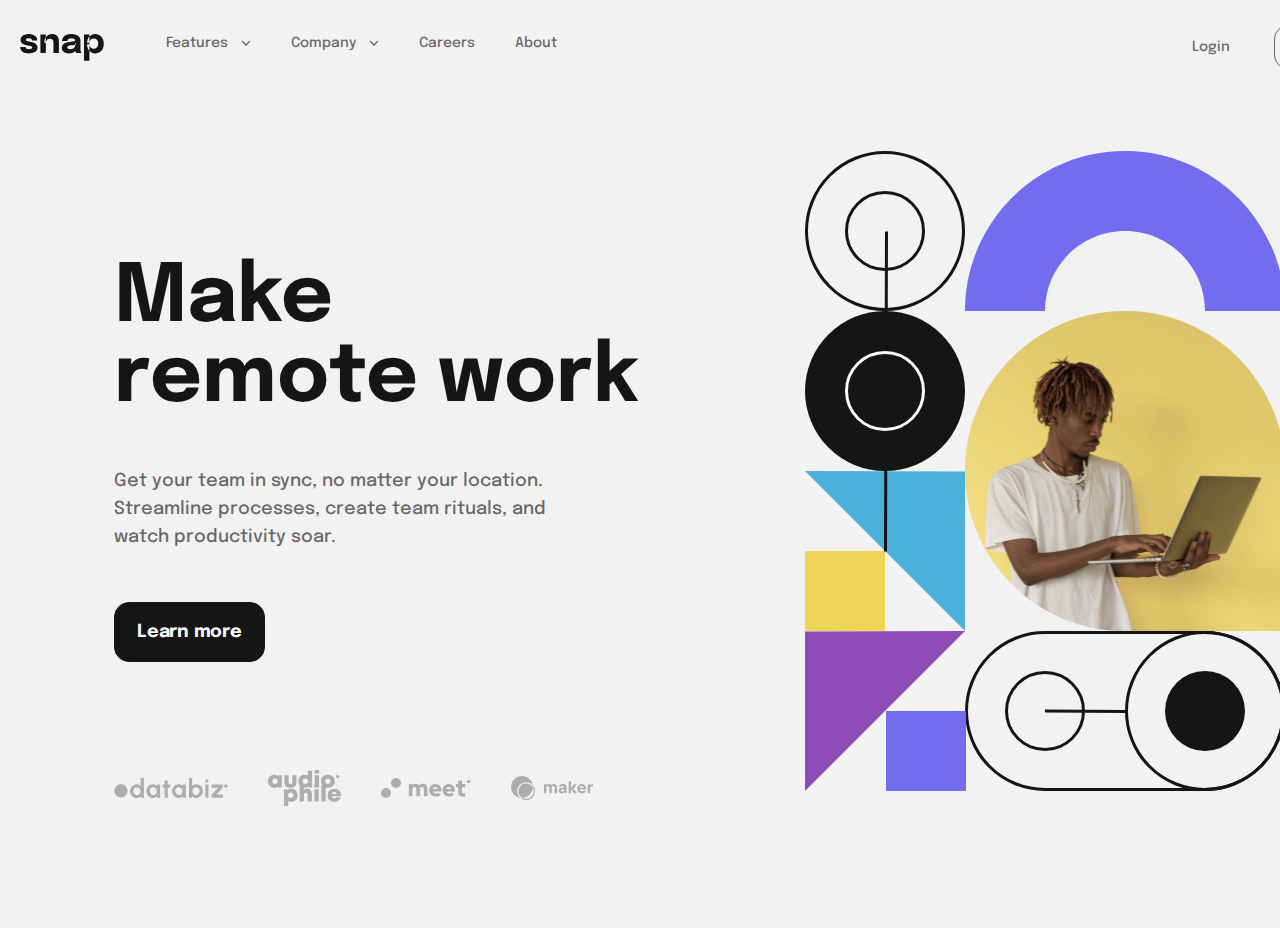
<file: index.html>
<!DOCTYPE html>
<html lang="en">
<head>
  <meta charset="UTF-8">
  <meta http-equiv="X-UA-Compatible" content="IE=edge">
  <meta name="viewport" content="width=device-width, initial-scale=1.0">
  <link rel="stylesheet" href="./css/minmain.css">
  <!-- <link rel="stylesheet" href="./css/normalize.css"> -->
  <!-- <link rel="stylesheet" href="./css/main.css"> -->
  <title>Snap</title>
</head>
<body>
  <!-- site header started -->
  <header class="site-header">
    <div class="container">
      <div class="site-header__wrapper">
        <div class="site-header__nav-wrap">
          <a class="site-logo-link" href="index.html">
            <img class="site-logo" src="./images/snaplogo.svg" width="84" height="27" alt="site logo">
          </a>
          <nav class="site-header__nav navigation">
            <ul class="navigation__list">
              <li class="navigation__item first-item">
                <a href="" class="navigation__link">
                  Features
                </a>
                <ul class="first-item__list">
                  <li class="first-item__items">
                    <a href="#" class="first-item__links">
                      Todo List       
                    </a>
                  </li>
                  <li class="first-item__items">
                    <a href="#" class="first-item__links">
                      Calendar      
                    </a>
                  </li>
                  <li class="first-item__items">
                    <a href="#" class="first-item__links">
                      Reminders       
                    </a>
                  </li>
                  <li class="first-item__items">
                    <a href="#" class="first-item__links">
                      Planning      
                    </a>
                  </li>
                </ul>
              </li>
              <li class="navigation__item second-item">
                <a href="" class="navigation__link">
                  Company
                </a>
                <ul class="second-item__list">
                  <li class="second-item__items">
                    <a href="#" class="second-item__links">  
                      History      
                    </a>
                  </li>
                  <li class="second-item__items">
                    <a href="#" class="second-item__links">
                      Our Team      
                    </a>
                  </li>
                  <li class="second-item__items">
                    <a href="#" class="second-item__links">
                      Blog       
                    </a>
                  </li>
                </ul>
              </li>
              <li class="navigation__item">
                <a class="navigation__link" href="csstable.html" target="blank">
                  Careers
                </a>
              </li>
              <li class="navigation__item">
                <a class="navigation__link" href="table.html" target="blank">
                  About
                </a>
              </li>
            </ul>
          </nav>
        </div>
        <div class="site-header__registration-box registration">
          <a class="registration__login" href="#">
            Login
          </a>
          <a class="registration__register" href="#">
            Register
          </a>
        </div>
      </div>
    </div>
  </header>
  <!-- site header end -->
  <main class="site-main">
    <div class="container">
      <div class="intro">
        <div class="intro__heading__box">
          <h1 class="intro__heading">
            Make remote work
          </h1>
          <div class="intro__textbox">
            <p class="intro__text">
              Get your team in sync, no matter your location. Streamline processes, create team rituals, and watch productivity soar.
            </p>
          </div>
          <a class="intro__link" href="#">
            Learn more
          </a>
        </div>
        <ul class="intro__logo__list">
          <li class="intro__logo__item">
            <a class="intro__logo__link" href="#">
              <img class="intro__logo" src="./images/databiz.svg" width="114" height="20" alt="databiz logo">
            </a>
          </li>
          <li class="intro__logo__item">
            <a class="intro__logo__link" href="#">
              <img class="intro__logo" src="./images/audiophile.svg" width="73" height="36" alt="audio phile logo">
            </a>
          </li>
          <li class="intro__logo__item">
            <a class="intro__logo__link" href="#">
              <img class="intro__logo" src="./images/meet.svg" width="90" height="20" alt="meet company logo">
            </a>
          </li>
          <li class="intro__logo__item">
            <a class="intro__logo__link" href="#">
              <img class="intro__logo intro__logo__last" src="./images/maker.svg" width="83" height="24" alt="maker company logo">
            </a>
          </li>
        </ul>
      </div>
    </div>
  </main>
</body>
</html>
</file>
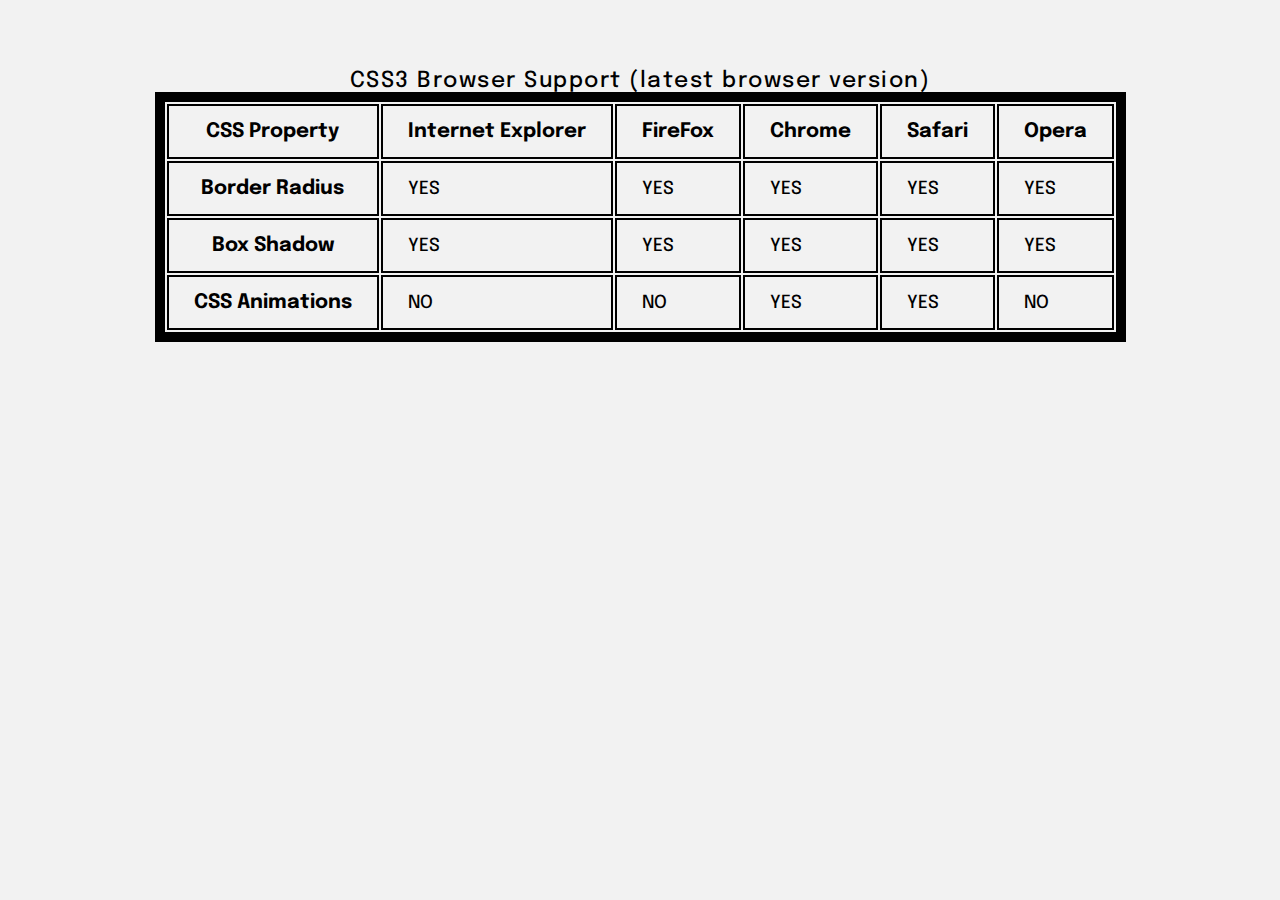
<file: csstable.html>
<!DOCTYPE html>
<html lang="en">
<head>
  <meta charset="UTF-8">
  <meta http-equiv="X-UA-Compatible" content="IE=edge">
  <meta name="viewport" content="width=device-width, initial-scale=1.0">
  <link rel="stylesheet" href="./css/main.css">
  <title>Table CSS</title>
</head>
<body>
  <h1 class="heading">
    CSS Table
  </h1>
  <div class="wrapper">
    <table class="css-table">
      <caption class="css-table__title">
        CSS3 Browser Support (latest browser version)
      </caption>
      <div class="container">
        <thead class="table-header">
          <tr class="css-table__row">
            <th class="table-header__title">
              CSS Property
            </th>
            <th class="table-header__title">
              Internet Explorer
            </th>
            <th class="table-header__title">
              FireFox
            </th>
            <th class="table-header__title">
              Chrome
            </th>
            <th class="table-header__title">
              Safari
            </th>
            <th class="table-header__title">
              Opera
            </th>
          </tr>
        </thead>
        <tbody class="table-main">
          <tr class="table-main__row">
            <th class="table-main__title">
              Border Radius
            </th>
            <td class="table-main__desc">
              YES
            </td>
            <td class="table-main__desc">
              YES
            </td>
            <td class="table-main__desc">
              YES
            </td>
            <td class="table-main__desc">
              YES
            </td>
            <td class="table-main__desc">
              YES
            </td>
          </tr>
          <tr class="table-main__row">
            <th class="table-main__title">
              Box Shadow
            </th>
            <td class="table-main__desc">
              YES
            </td>
            <td class="table-main__desc">
              YES
            </td>
            <td class="table-main__desc">
              YES
            </td>
            <td class="table-main__desc">
              YES
            </td>
            <td class="table-main__desc">
              YES
            </td>
          </tr>
          <tr class="table-main__row">
            <th class="table-main__title">
              CSS Animations
            </th>
            <td class="table-main__desc">
              NO
            </td>
            <td class="table-main__desc">
              NO
            </td>
            <td class="table-main__desc">
              YES
            </td>
            <td class="table-main__desc">
              YES
            </td>
            <td class="table-main__desc">
              NO
            </td>
          </tr>
        </tbody>
      </div>
    </table>
  </div>
</body>
</html>
</file>
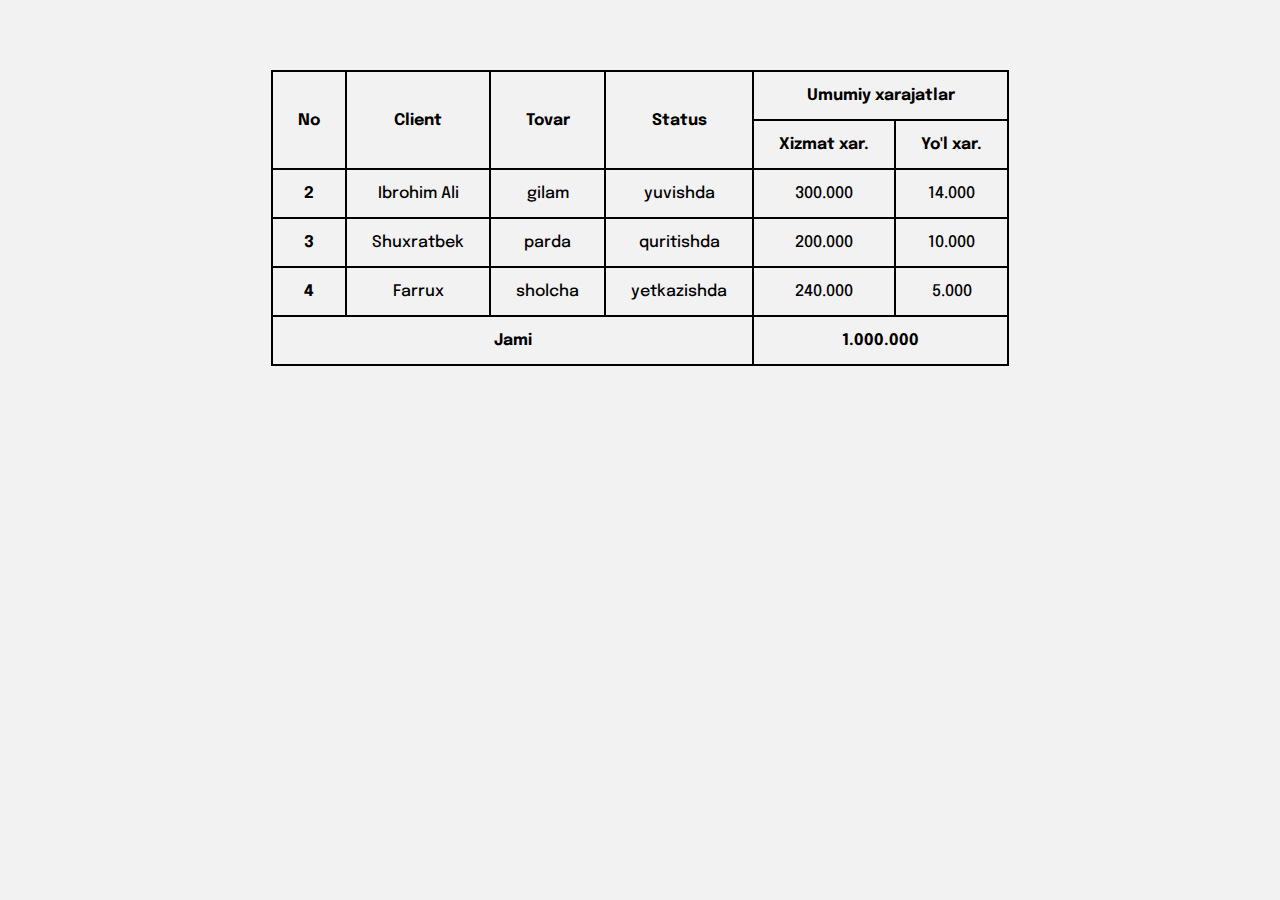
<file: table.html>
<!DOCTYPE html>
<html lang="en">
<head>
  <meta charset="UTF-8">
  <meta http-equiv="X-UA-Compatible" content="IE=edge">
  <meta name="viewport" content="width=device-width, initial-scale=1.0">
  <link rel="stylesheet" href="./css/main.css">
  <title>Table</title>
</head>
<body>
  <h1 class="heading">
    Table
  </h1>
  <table class="worker-list">
    <div class="container">
      <thead class="worker-list__title">
        <tr>
          <th class="worker-list__title" rowspan="2">
            No
          </th>
          <th class="worker-list__title" rowspan="2">
            Client
          </th>
          <th class="worker-list__title" rowspan="2">
            Tovar
          </th>
          <th class="worker-list__title" rowspan="2">
            Status
          </th>
          <th class="worker-list__title" colspan="2">
            Umumiy xarajatlar
          </th>
        </tr>  
        <tr>
          <th class="worker-list__title">
            Xizmat xar.
          </th>
          <th class="worker-list__title">
            Yo'l xar.
          </th>
        </tr>
      </thead>
      <tbody>
        <tr>
          <th class="worker-list__title">
            2
          </th>
          <td class="worker-list__desc">
            Ibrohim Ali
          </td>
          <td class="worker-list__desc">
            gilam
          </td>
          <td class="worker-list__desc">
            yuvishda
          </td>
          <td class="worker-list__desc">
            300.000
          </td>
          <td class="worker-list__desc">
            14.000
          </td>
        </tr>
        <tr>
          <th class="worker-list__title">
            3
          </th>
          <td class="worker-list__desc">
            Shuxratbek
          </td>
          <td class="worker-list__desc">
            parda
          </td>
          <td class="worker-list__desc">
            quritishda
          </td>
          <td class="worker-list__desc">
            200.000
          </td>
          <td class="worker-list__desc">
            10.000
          </td>
        </tr>
        <tr>
          <th class="worker-list__title">
            4
          </th>
          <td class="worker-list__desc">
            Farrux
          </td>
          <td class="worker-list__desc">
            sholcha
          </td>
          <td class="worker-list__desc">
            yetkazishda
          </td>
          <td class="worker-list__desc">
            240.000
          </td>
          <td class="worker-list__desc">
            5.000
          </td>
        </tr>
      </tbody>
      <tfoot>
        <tr>
          <th class="worker-list__title" colspan="4">
            Jami
          </th>
          <th class="worker-list__title" colspan="2">
            1.000.000
          </th>
        </tr>
      </tfoot>
    </div>
  </table>
</body>
</html>
</file>
<file: css/main.css>
/*
* Prefixed by https://autoprefixer.github.io
* PostCSS: v8.4.14,
* Autoprefixer: v10.4.7
* Browsers: last 4 version
*/

/* epilogue-regular - latin */
@font-face {
  font-display: swap; /* Check https://developer.mozilla.org/en-US/docs/Web/CSS/@font-face/font-display for other options. */
  font-family: 'Epilogue';
  font-weight: 400;
  src: url('../fonts/epilogue-v17-latin-regular.woff2') format('woff2'), /* Chrome 36+, Opera 23+, Firefox 39+ */
       url('../fonts/epilogue-v17-latin-regular.woff') format('woff'); /* Chrome 5+, Firefox 3.6+, IE 9+, Safari 5.1+ */
}
/* epilogue-500 - latin */
@font-face {
  font-display: swap; /* Check https://developer.mozilla.org/en-US/docs/Web/CSS/@font-face/font-display for other options. */
  font-family: 'Epilogue';
  font-weight: 500;
  src: url('../fonts/epilogue-v17-latin-500.woff2') format('woff2'), /* Chrome 36+, Opera 23+, Firefox 39+ */
       url('../fonts/epilogue-v17-latin-500.woff') format('woff'); /* Chrome 5+, Firefox 3.6+, IE 9+, Safari 5.1+ */
}
/* epilogue-700 - latin */
@font-face {
  font-display: swap; /* Check https://developer.mozilla.org/en-US/docs/Web/CSS/@font-face/font-display for other options. */
  font-family: 'Epilogue';
  font-weight: 700;
  src: url('../fonts/epilogue-v17-latin-700.woff2') format('woff2'), /* Chrome 36+, Opera 23+, Firefox 39+ */
       url('../fonts/epilogue-v17-latin-700.woff') format('woff'); /* Chrome 5+, Firefox 3.6+, IE 9+, Safari 5.1+ */
}
* {
  -webkit-box-sizing: border-box;
          box-sizing: border-box;
}
body {
  margin: 0;
  font-family: "Epilogue",sans-serif;
  font-weight: 500;
  background-color: #f2f2f2;
}
img {
  display: block;
}
/* ------------------------------------------- _ TABLE style started _ ------------------------------------------- */
.heading {
  position: absolute;
  width: 1px;
  height: 1px;
  margin: -1px;
  padding: 0;
  overflow: hidden;
  border: 0;
  clip: rect(0 0 0 0)
}
.container {
  width: 1400px;
  margin: 0 auto;
  padding: 0 20px;
}
.worker-list {
  margin: 70px auto 0;
  border-collapse: collapse;
  border: 2px solid black;
}
.worker-list__title {
  text-align: center;
  padding: 15px 25px;
  border: 2px solid black;
}
.worker-list__desc {
  text-align: center;
  padding: 15px 25px;
  border: 2px solid black;
}
/* ----------------------------------------_ TABLE style end _ --------------------------------------------- */
/* --------------------------------------------------------------------------------------------------------- */
/* --------------------------------- CSS TABLE STYLE STARTED ---------------------------------------------- */
.css-table {
  margin: 70px auto 0;
  border: 10px solid black;
}
.css-table__title {
  font-size: 22px;
  letter-spacing: 1.5px;
}
.table-header__title {
  padding: 15px 25px;
  font-size: 20px;
  border: 2px solid black;
}
.table-main__title {
  padding: 15px 25px;
  font-size: 20px;
  border: 2px solid black;
}
.table-main__desc {
  padding: 15px 25px;
  font-size: 18px;
  border: 2px solid black;
}

/* ----------------------------- CSS TABLE STYLE END ---------------------------- */
/* -------------------------------------------------------------------------------- */
/* ------------------------------ SNAP SITE HEADER STYLE STARTED -------------------- */
.site-header {
  padding-top: 21px;
  /* padding-bottom: 171px; */
}
.site-header__wrapper {
  display: -webkit-box;
  display: -ms-flexbox;
  display: flex;
  -webkit-box-pack: justify;
      -ms-flex-pack: justify;
          justify-content: space-between;
  -webkit-box-align: center;
      -ms-flex-align: center;
          align-items: center;
}
.site-header__nav-wrap {
  display: -webkit-box;
  display: -ms-flexbox;
  display: flex;
  -webkit-box-align: center;
      -ms-flex-align: center;
          align-items: center;
}
.site-logo {
  margin-right: 62px;
}
.navigation__list {
  margin: 0;
  padding-left: 0;
  display: -webkit-box;
  display: -ms-flexbox;
  display: flex;
  -webkit-box-align: center;
      -ms-flex-align: center;
          align-items: center;
}
.navigation__item {
  margin-left: 40px;
  padding: 13px 0 21px;
  list-style: none;
}
.navigation__item:nth-of-type(1) {
  margin-left: 0;
}
.navigation__item:nth-of-type(2) {
  margin-right: 0;
  margin-left: 40px;
}
.navigation__item:nth-of-type(1)::after {
  width: 10px;
  height: 7px;
  /* margin-right: 40px; */
  margin-left: 9px;
  display: inline-block;
  background-image: url("../images/strelka.svg");
  background-repeat: no-repeat;
  content: "";
}
.navigation__item:nth-of-type(2)::after {
  width: 10px;
  height: 7px;
  /* margin-right: 40px; */
  margin-left: 9px;
  display: inline-block;
  background-image: url("../images/strelka.svg");
  background-repeat: no-repeat;
  content: "";
}
.navigation__link {
  position: relative;
  font-size: 14px;
  line-height: 16px;
  text-decoration: none;
  color: #686868;
  -webkit-transition: color 0.5s ease;
  -o-transition: color 0.5s ease;
  transition: color 0.5s ease;
}
.navigation__link:hover {
  color: #151515;
}
.navigation__link--last {
  margin-right: 0;
}
/* ------------------------- */
.first-item:hover .first-item__list {
  display: block;
}
.first-item__list {
  position: absolute;
  top: 70px;
  left: 150px;
  width: 153px;
  margin: 0;
  padding: 24px;
  display: none;
  border: 1px solid #fff;
  border-radius: 10px;
  background-color: #fff;
  -webkit-box-shadow: 0px 10px 40px rgba(0, 0, 0, 0.149126);
          box-shadow: 0px 10px 40px rgba(0, 0, 0, 0.149126);
}
.first-item__items {
  margin-bottom: 16px;
  list-style: none;
}
.first-item__items::before {
  width: 14px;
  height: 16px;
  display: inline-block;
  background-image: url("../images/todolist.svg");
  content: "";
}
.first-item__items:nth-child(2):before {
  width: 16px;
  height: 16px;
  display: inline-block;
  background-image: url("../images/calendar.svg");
  content: "";
}
.first-item__items:nth-child(3):before {
  width: 12px;
  height: 16px;
  display: inline-block;
  background-image: url("../images/remeinders.svg");
  content: "";
}
.first-item__items:nth-child(4):before {
  width: 16px;
  height: 16px;
  display: inline-block;
  background-image: url("../images/planning.svg");
  content: "";
}
.first-item__items:nth-of-type(4) {
  margin-bottom: 0;
}
.first-item__links {
  display: inline-block;
  font-size: 14px;
  line-height: 16px;
  color: #686868;
  text-decoration: none;
}
/* ------------------------- */
.second-item:hover .second-item__list {
  display: block;
}
.second-item__list {
  position: absolute;
  top: 70px;
  margin: 0;
  padding: 24px;
  display: none;
  border: 1px solid #fff;
  border-radius: 10px;
  background-color: #fff;
  -webkit-box-shadow: 0px 10px 40px rgba(0, 0, 0, 0.149126);
          box-shadow: 0px 10px 40px rgba(0, 0, 0, 0.149126);
}
.second-item__items {
  margin-bottom: 16px;
  list-style: none;
}
.second-item__items:nth-of-type(3) {
  margin-bottom: 0;
}
.second-item__links {
  display: inline-block;
  font-size: 14px;
  line-height: 16px;
  color: #686868;
  text-decoration: none;
}
/* -------------------------- */
.registration__login {
  margin-right: 40px;
  font-size: 14px;
  line-height: 16px;
  text-decoration: none;
  color: #686868;
  -webkit-transition: color 0.5s ease;
  -o-transition: color 0.5s ease;
  transition: color 0.5s ease;
}
.registration__login:hover {
  color: #151515;
}
.registration__register {
  padding: 13px 22px;
  display: inline-block;
  font-size: 14px;
  line-height: 16px;
  border: 1.5px solid #686868;
  border-radius: 14px;
  text-align: center;
  text-decoration: none;
  color: #686868;
  -webkit-transition: border 0.4s ease, color 0.4s ease;
  -o-transition: border 0.4s ease, color 0.4s ease;
  transition: border 0.4s ease, color 0.4s ease;
}
.registration__register:hover {
  border: 1px solid #151515;
  color: #151515;
}
/* -------------------------------- SITE HEADER STYLE END -------------------------------- */
/* ---------------------------------HERO SECTION STYLE STARTED ----------------------------*/ 
.intro {
  padding: 184px 94px 122px 94px;
  background-image: url("../images/herobackground.svg");
  background-repeat: no-repeat;
  background-position: calc(50% + 345px) calc(50% - 30px);
  padding-top: 171px;
}
.intro__heading__box {
  width: 540px;
  margin-bottom: 108px;
  /* padding-left: 94px; */
}
.intro__heading {
  margin-top: 15px;
  margin-bottom: 48px;
  font-weight: bold;
  font-size: 80px;
  line-height: 80px;
  /* letter-spacing: -1.11111px; */
  color: #151515;
}
.intro__textbox {
  width: 445px;
}
.intro__text {
  margin-top: 0;
  margin-bottom: 51px;
  font-size: 18px;
  line-height: 28px;
  color: #686868;
}
.intro__link {
  padding: 15px 22px;
  display: inline-block;
  font-weight: bold;
  font-size: 18px;
  line-height: 28px;
  letter-spacing: -0.25px;
  text-align: center;
  text-decoration: none;
  border: 1.5px solid #151515;
  border-radius: 15px;
  background-color: #151515;
  color: #fafafa;
  -webkit-transition: border 0.4s ease,background-color 0.4s ease,color 0.4s ease;
  -o-transition: border 0.4s ease,background-color 0.4s ease,color 0.4s ease;
  transition: border 0.4s ease,background-color 0.4s ease,color 0.4s ease;
}
.intro__link:hover {
  border: 1.5px solid #151515;
  background-color: #fff;
  color: #151515;
}
.intro__logo__list {
  margin: 0;
  padding-left: 0;
  display: -webkit-box;
  display: -ms-flexbox;
  display: flex;
  -webkit-box-align: center;
      -ms-flex-align: center;
          align-items: center;
}
.intro__logo__item {
  list-style: none;
}
.intro__logo {
  margin-right: 40px;
}
.intro__logo__last {
  margin-right: 0;
}
</file>
<file: css/minmain.css>
/*! normalize.css v8.0.1 | MIT License | github.com/necolas/normalize.css */.first-item:hover .first-item__list,.second-item:hover .second-item__list,details,img,main{display:block}button,hr,input{overflow:visible}progress,sub,sup{vertical-align:baseline}[type=checkbox],[type=radio],legend{box-sizing:border-box;padding:0}.first-item__items:nth-of-type(4),.second-item__items:nth-of-type(3){margin-bottom:0}.navigation__link:hover,.registration__login:hover{color:#151515}html{line-height:1.15;-webkit-text-size-adjust:100%}h1{font-size:2em;margin:.67em 0}hr{box-sizing:content-box;height:0}code,kbd,pre,samp{font-family:monospace,monospace;font-size:1em}a{background-color:transparent}abbr[title]{border-bottom:none;text-decoration:underline;text-decoration:underline dotted}b,strong{font-weight:bolder}small{font-size:80%}sub,sup{font-size:75%;line-height:0;position:relative}sub{bottom:-.25em}sup{top:-.5em}img{border-style:none}button,input,optgroup,select,textarea{font-family:inherit;font-size:100%;line-height:1.15;margin:0}button,select{text-transform:none}[type=button],[type=reset],[type=submit],button{-webkit-appearance:button}[type=button]::-moz-focus-inner,[type=reset]::-moz-focus-inner,[type=submit]::-moz-focus-inner,button::-moz-focus-inner{border-style:none;padding:0}[type=button]:-moz-focusring,[type=reset]:-moz-focusring,[type=submit]:-moz-focusring,button:-moz-focusring{outline:ButtonText dotted 1px}fieldset{padding:.35em .75em .625em}legend{color:inherit;display:table;max-width:100%;white-space:normal}textarea{overflow:auto}[type=number]::-webkit-inner-spin-button,[type=number]::-webkit-outer-spin-button{height:auto}[type=search]{-webkit-appearance:textfield;outline-offset:-2px}[type=search]::-webkit-search-decoration{-webkit-appearance:none}::-webkit-file-upload-button{-webkit-appearance:button;font:inherit}summary{display:list-item}[hidden],template{display:none}@font-face{font-display:swap;font-family:Epilogue;font-weight:400;src:url('../fonts/epilogue-v17-latin-regular.woff2') format('woff2'),url('../fonts/epilogue-v17-latin-regular.woff') format('woff')}@font-face{font-display:swap;font-family:Epilogue;font-weight:500;src:url('../fonts/epilogue-v17-latin-500.woff2') format('woff2'),url('../fonts/epilogue-v17-latin-500.woff') format('woff')}@font-face{font-display:swap;font-family:Epilogue;font-weight:700;src:url('../fonts/epilogue-v17-latin-700.woff2') format('woff2'),url('../fonts/epilogue-v17-latin-700.woff') format('woff')}*{-webkit-box-sizing:border-box;box-sizing:border-box}body{margin:0;font-family:Epilogue,sans-serif;font-weight:500;background-color:#f2f2f2}.heading{position:absolute;width:1px;height:1px;margin:-1px;padding:0;overflow:hidden;border:0;clip:rect(0 0 0 0)}.container{width:1400px;margin:0 auto;padding:0 20px}.worker-list{margin:70px auto 0;border-collapse:collapse;border:2px solid #000}.worker-list__desc,.worker-list__title{text-align:center;padding:15px 25px;border:2px solid #000}.css-table{margin:70px auto 0;border:10px solid #000}.css-table__title{font-size:22px;letter-spacing:1.5px}.table-header__title,.table-main__title{padding:15px 25px;font-size:20px;border:2px solid #000}.table-main__desc{padding:15px 25px;font-size:18px;border:2px solid #000}.first-item__links,.navigation__link,.registration__login,.registration__register,.second-item__links{font-size:14px;line-height:16px;color:#686868}.site-header{padding-top:21px}.site-header__wrapper{display:-webkit-box;display:-ms-flexbox;display:flex;-webkit-box-pack:justify;-ms-flex-pack:justify;justify-content:space-between;-webkit-box-align:center;-ms-flex-align:center;align-items:center}.site-header__nav-wrap{display:-webkit-box;display:-ms-flexbox;display:flex;-webkit-box-align:center;-ms-flex-align:center;align-items:center}.site-logo{margin-right:62px}.intro__logo__list,.navigation__list{margin:0;padding-left:0;display:-webkit-box;display:-ms-flexbox;display:flex;-webkit-box-align:center;-ms-flex-align:center;align-items:center}.navigation__item{margin-left:40px;padding:13px 0 21px;list-style:none}.navigation__item:first-of-type{margin-left:0}.navigation__item:nth-of-type(2){margin-right:0;margin-left:40px}.navigation__item:first-of-type::after,.navigation__item:nth-of-type(2)::after{width:10px;height:7px;margin-left:9px;display:inline-block;background-image:url("../images/strelka.svg");background-repeat:no-repeat;content:""}.navigation__link{position:relative;text-decoration:none;-webkit-transition:color .5s;-o-transition:color .5s;transition:color .5s}.first-item__list,.second-item__list{position:absolute;top:70px;padding:24px;background-color:#fff}.navigation__link--last{margin-right:0}.first-item__list{left:150px;width:153px;margin:0;display:none;border:1px solid #fff;border-radius:10px;-webkit-box-shadow:0 10px 40px rgba(0,0,0,.149126);box-shadow:0 10px 40px rgba(0,0,0,.149126)}.first-item__items,.second-item__items{margin-bottom:16px;list-style:none}.first-item__items::before{width:14px;height:16px;display:inline-block;background-image:url("../images/todolist.svg");content:""}.first-item__items:nth-child(2):before{width:16px;height:16px;display:inline-block;background-image:url("../images/calendar.svg");content:""}.first-item__items:nth-child(3):before{width:12px;height:16px;display:inline-block;background-image:url("../images/remeinders.svg");content:""}.first-item__items:nth-child(4):before{width:16px;height:16px;display:inline-block;background-image:url("../images/planning.svg");content:""}.first-item__links,.second-item__links{display:inline-block;text-decoration:none}.second-item__list{margin:0;display:none;border:1px solid #fff;border-radius:10px;-webkit-box-shadow:0 10px 40px rgba(0,0,0,.149126);box-shadow:0 10px 40px rgba(0,0,0,.149126)}.intro__link,.registration__register{display:inline-block;text-align:center;text-decoration:none}.registration__login{margin-right:40px;text-decoration:none;-webkit-transition:color .5s;-o-transition:color .5s;transition:color .5s}.registration__register{padding:13px 22px;border:1.5px solid #686868;border-radius:14px;-webkit-transition:border .4s,color .4s;-o-transition:border .4s,color .4s;transition:border .4s,color .4s}.registration__register:hover{border:1px solid #151515;color:#151515}.intro{padding:171px 94px 122px;background-image:url("../images/herobackground.svg");background-repeat:no-repeat;background-position:calc(50% + 345px) calc(50% - 30px)}.intro__heading__box{width:540px;margin-bottom:108px}.intro__heading{margin-top:15px;margin-bottom:48px;font-weight:700;font-size:80px;line-height:80px;color:#151515}.intro__link,.intro__text{font-size:18px;line-height:28px}.intro__textbox{width:445px}.intro__text{margin-top:0;margin-bottom:51px;color:#686868}.intro__link{padding:15px 22px;font-weight:700;letter-spacing:-.25px;border:1.5px solid #151515;border-radius:15px;background-color:#151515;color:#fafafa;-webkit-transition:border .4s,background-color .4s,color .4s;-o-transition:border .4s,background-color .4s,color .4s;transition:border .4s,background-color .4s,color .4s}.intro__link:hover{border:1.5px solid #151515;background-color:#fff;color:#151515}.intro__logo__item{list-style:none}.intro__logo{margin-right:40px}.intro__logo__last{margin-right:0}
</file>
